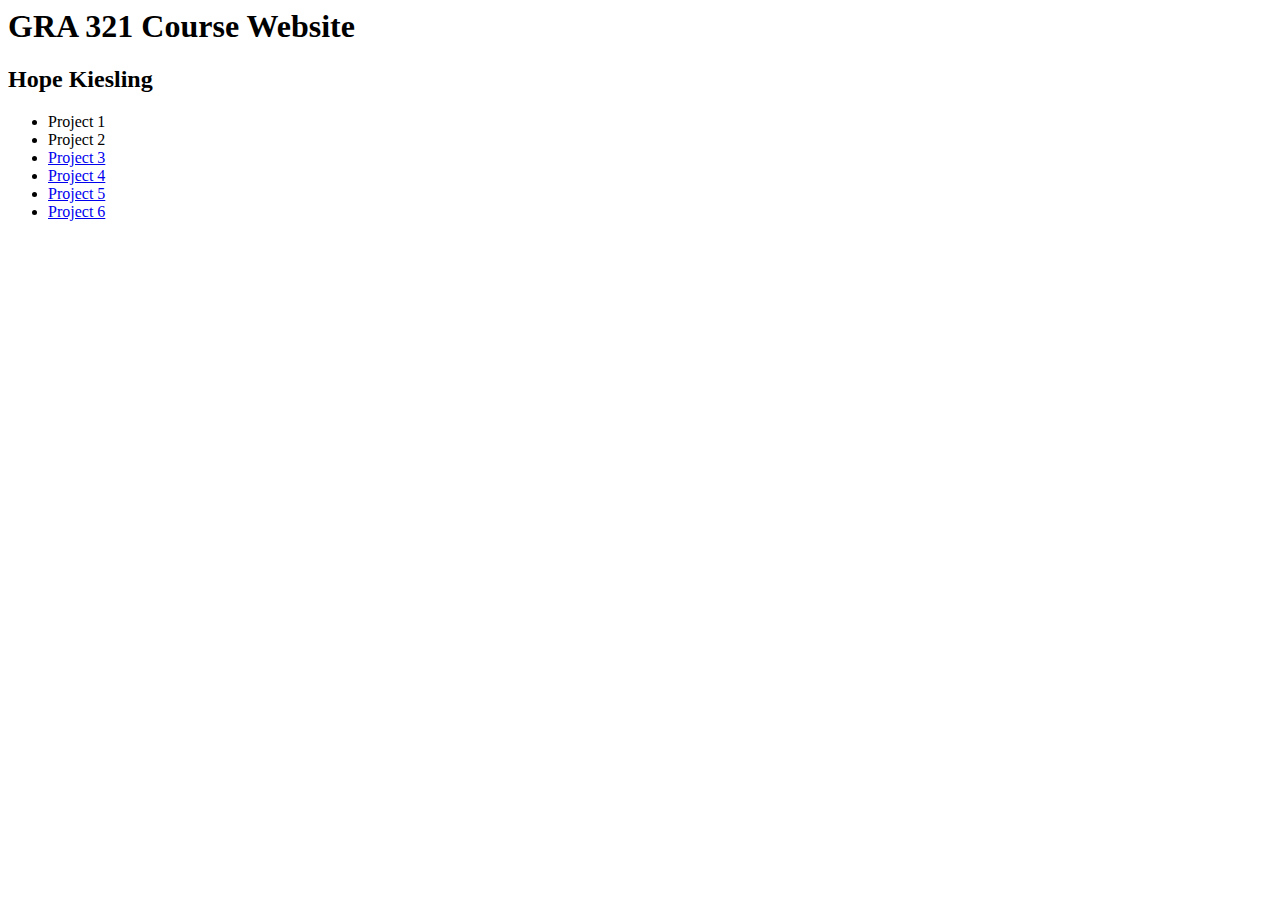
<file: index.html>
<html>
<head>
    <title>Hope Kiesling - GRA 321</title>
</head>
<body>
    <h1>GRA 321 Course Website</h1>
    <h2>Hope Kiesling</h2>
    <ul>
        <li>Project 1</li>
        <li>Project 2</li>
        <li>
            <a href="project3/index.html" title="Project 3">Project 3</a>
        </li>
        <li>
            <a href="project4/index.html" title="Project 4">Project 4</a>
        </li>
        <li>
            <a href="project5/index.html" title="Project 5">Project 5</a>
        </li>
        <li>
           <a href="project6/index.html" title="Project 6">Project 6</a> 
        </li>
    </ul>
</body>
</html>
</file>
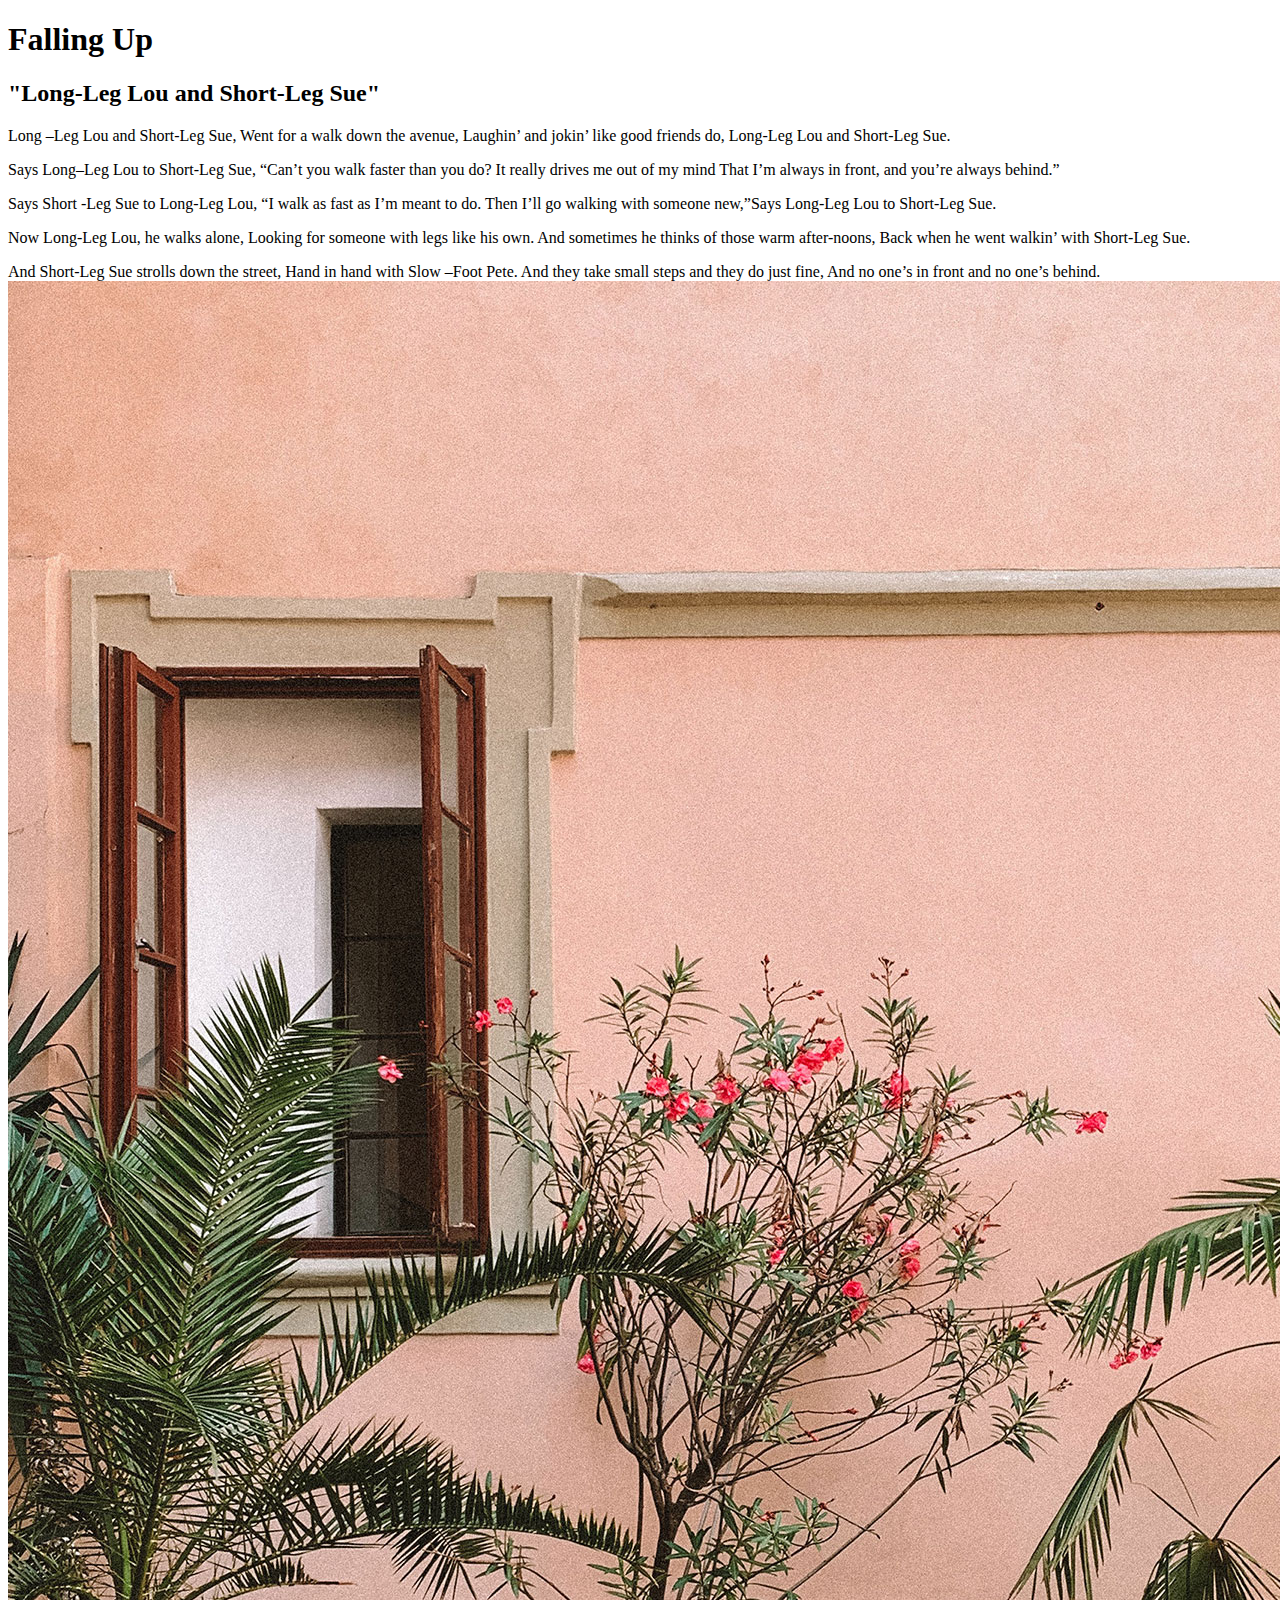
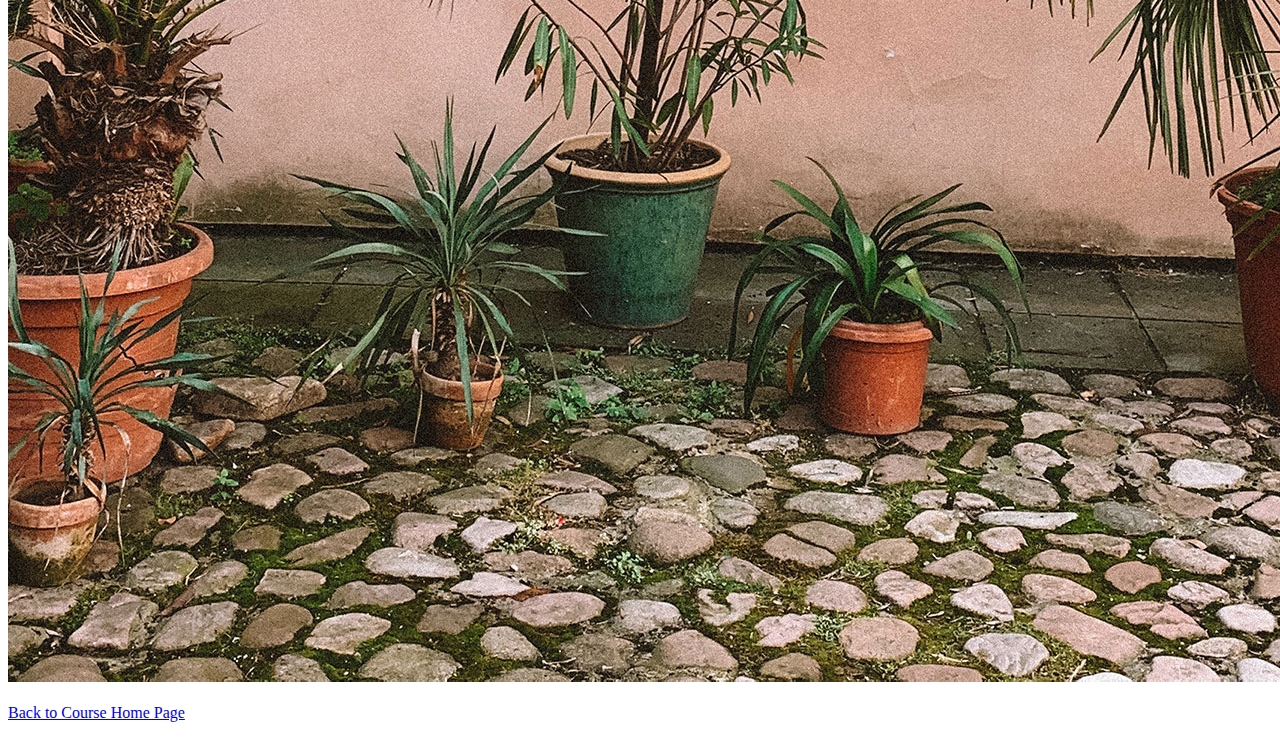
<file: project3/index.html>
<!DOCTYPE html>
<html>
<head>
    <title>Hope Kiesling - Project 3</title>
</head>
<body>
    <h1>Falling Up</h1>
    <h2>"Long-Leg Lou and Short-Leg Sue"</h2>
Long –Leg Lou and Short-Leg Sue, Went for a walk down the avenue, Laughin’ and jokin’ like good friends do, Long-Leg Lou and Short-Leg Sue.<p>Says Long–Leg Lou to Short-Leg Sue, “Can’t you walk faster than you do? It really drives me out of my mind That I’m always in front, and you’re always behind.” <p>Says Short -Leg Sue to Long-Leg Lou, “I walk as fast as I’m meant to do. Then I’ll go walking with someone new,”Says Long-Leg Lou to Short-Leg Sue. <p>Now Long-Leg Lou, he walks alone, Looking for someone with legs like his own. And sometimes he thinks of those warm after-noons, Back when he went walkin’ with Short-Leg Sue.<p>And Short-Leg Sue strolls down the street, Hand in hand with Slow –Foot Pete. And they take small steps and they do just fine, And no one’s in front and no one’s behind.
    <img src="img/pink-plants.jpg" alt="Potted Plants Outdoor" />
    <a href="../index.html" title="Course Page"><br>Back to Course Home Page</a>
</body>
</html>
</file>
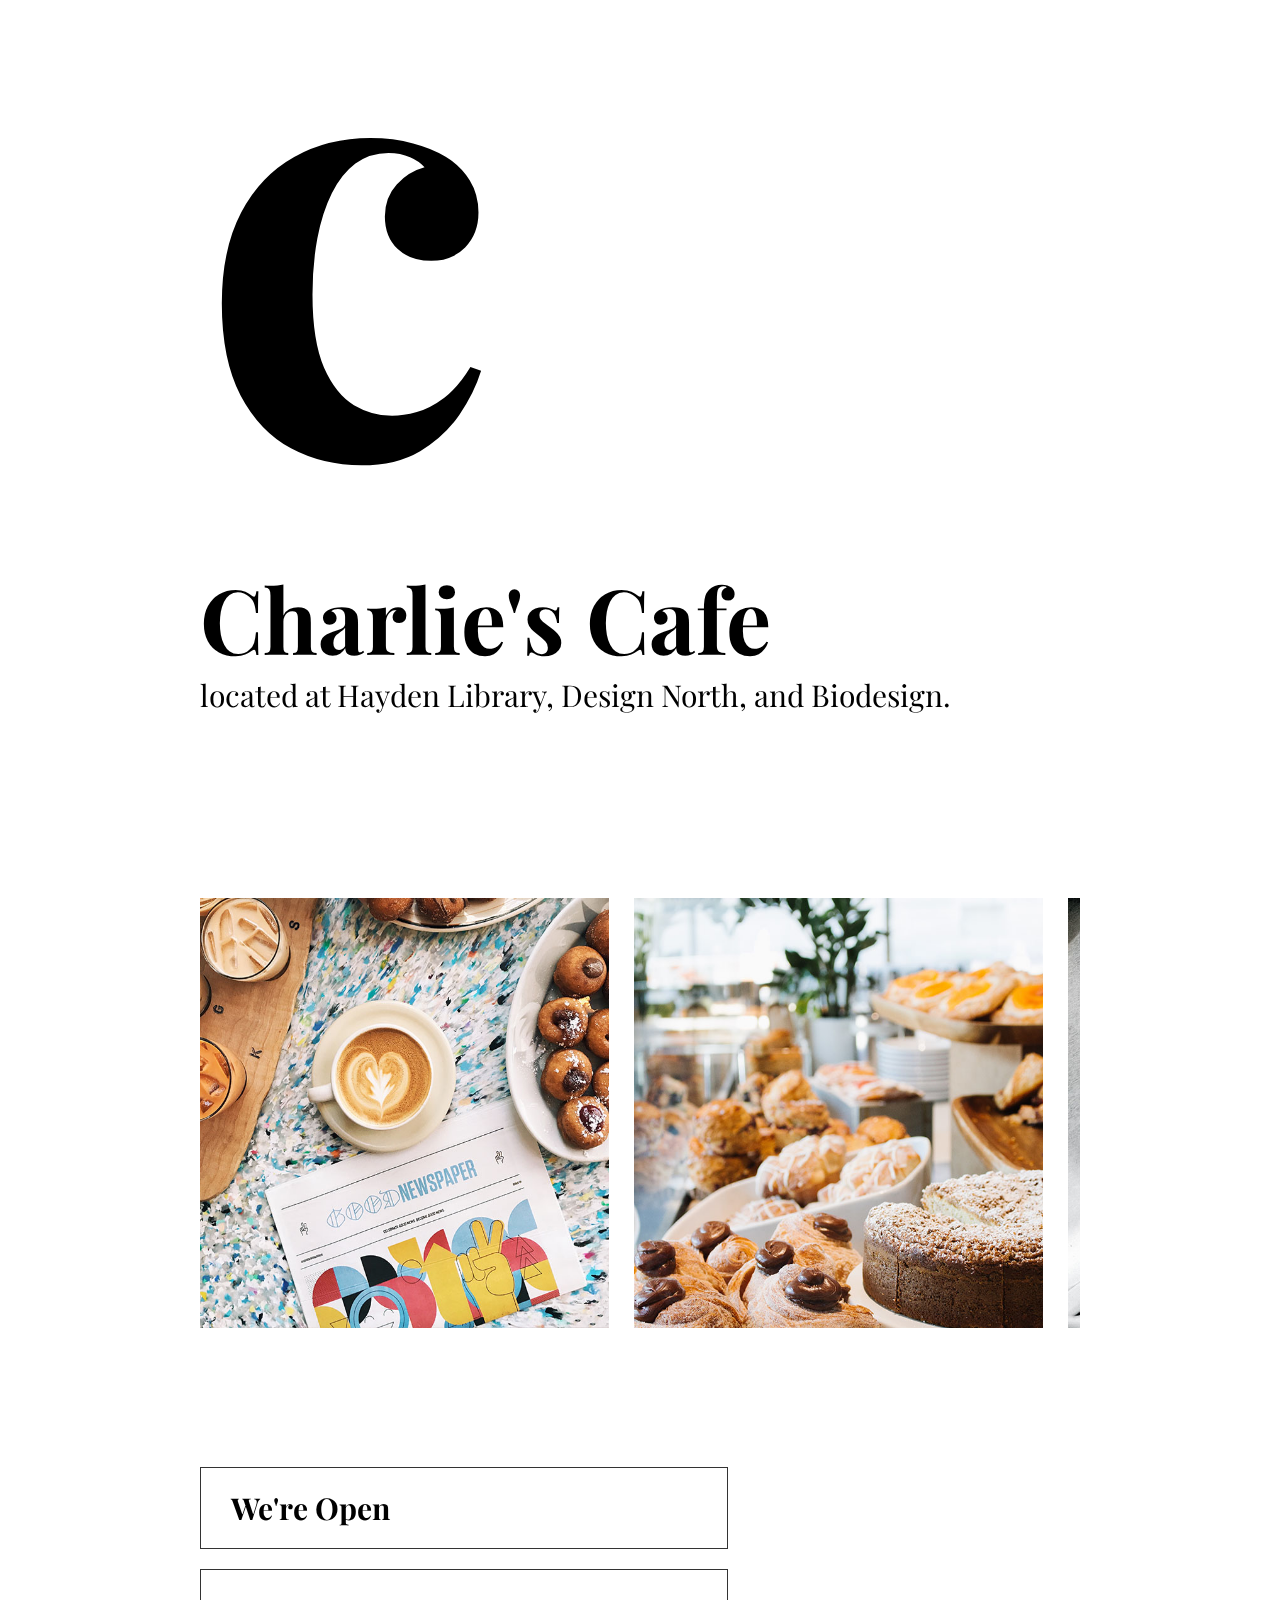
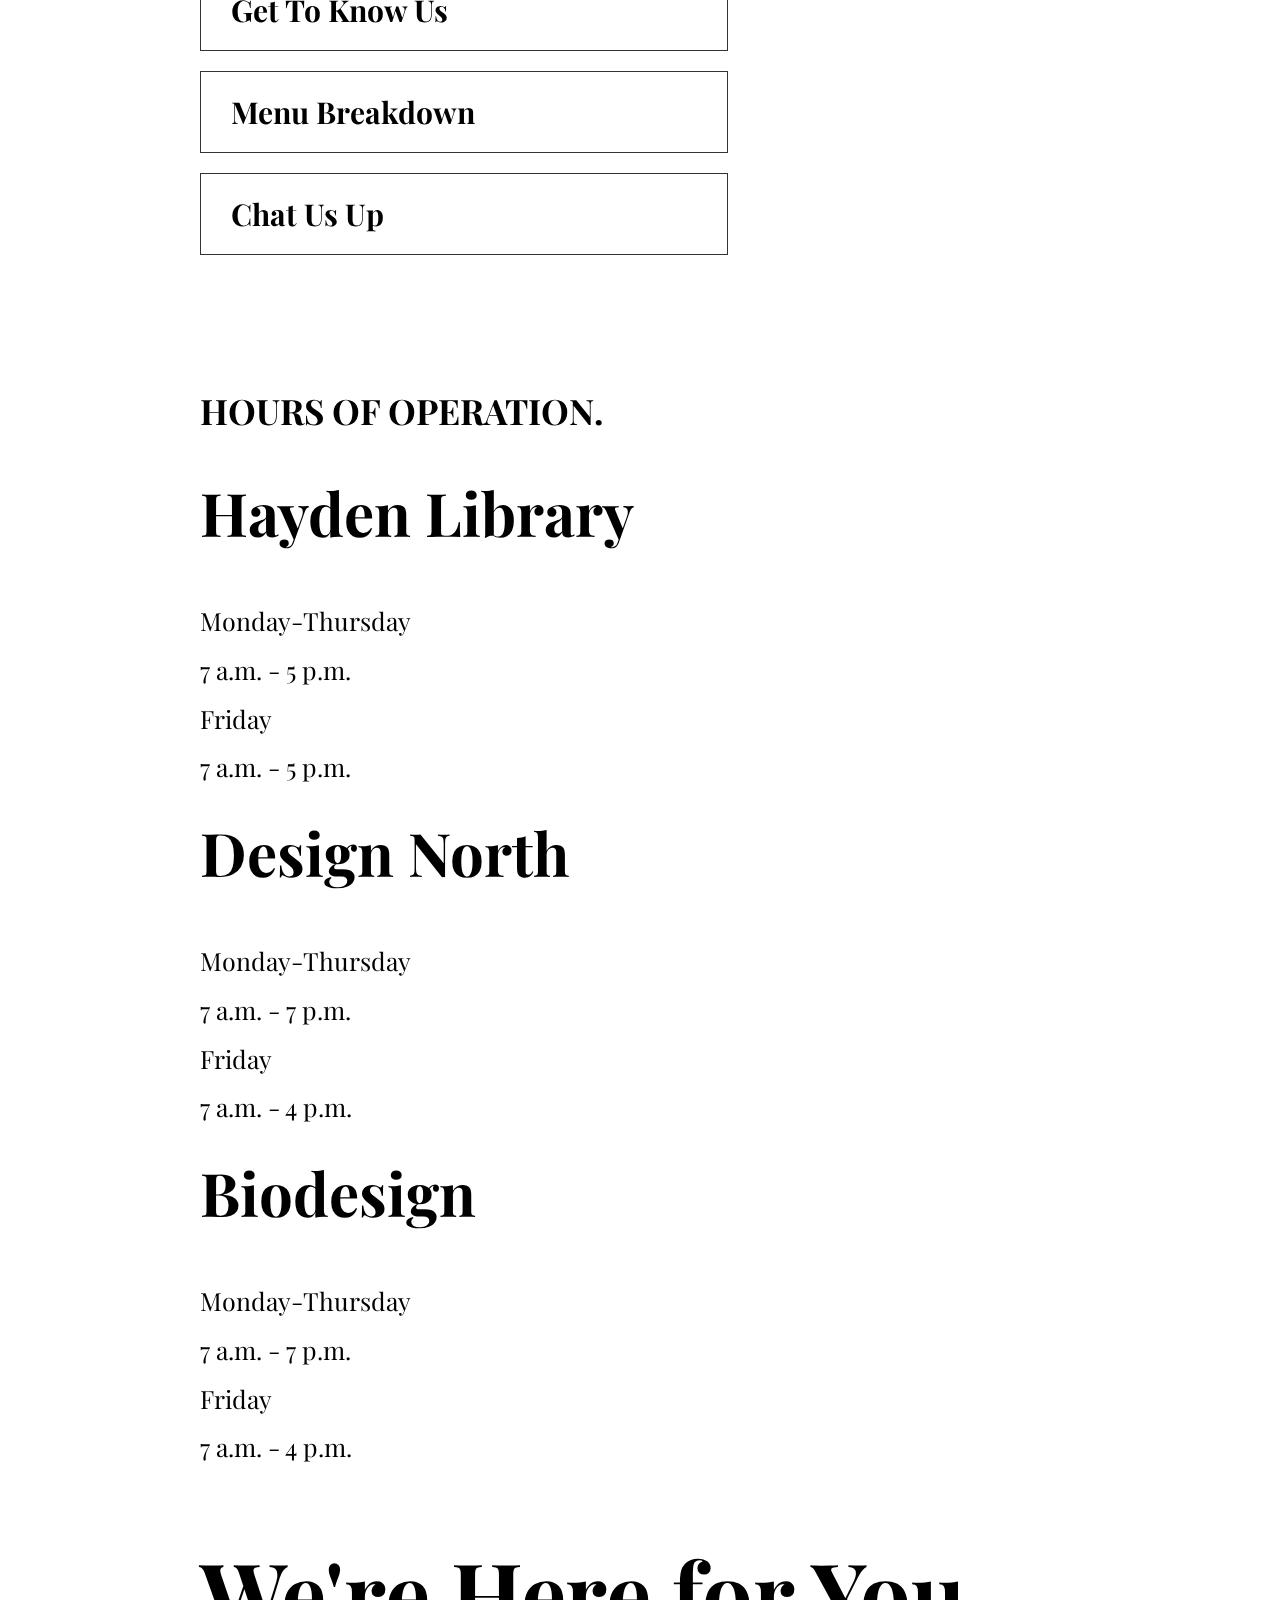
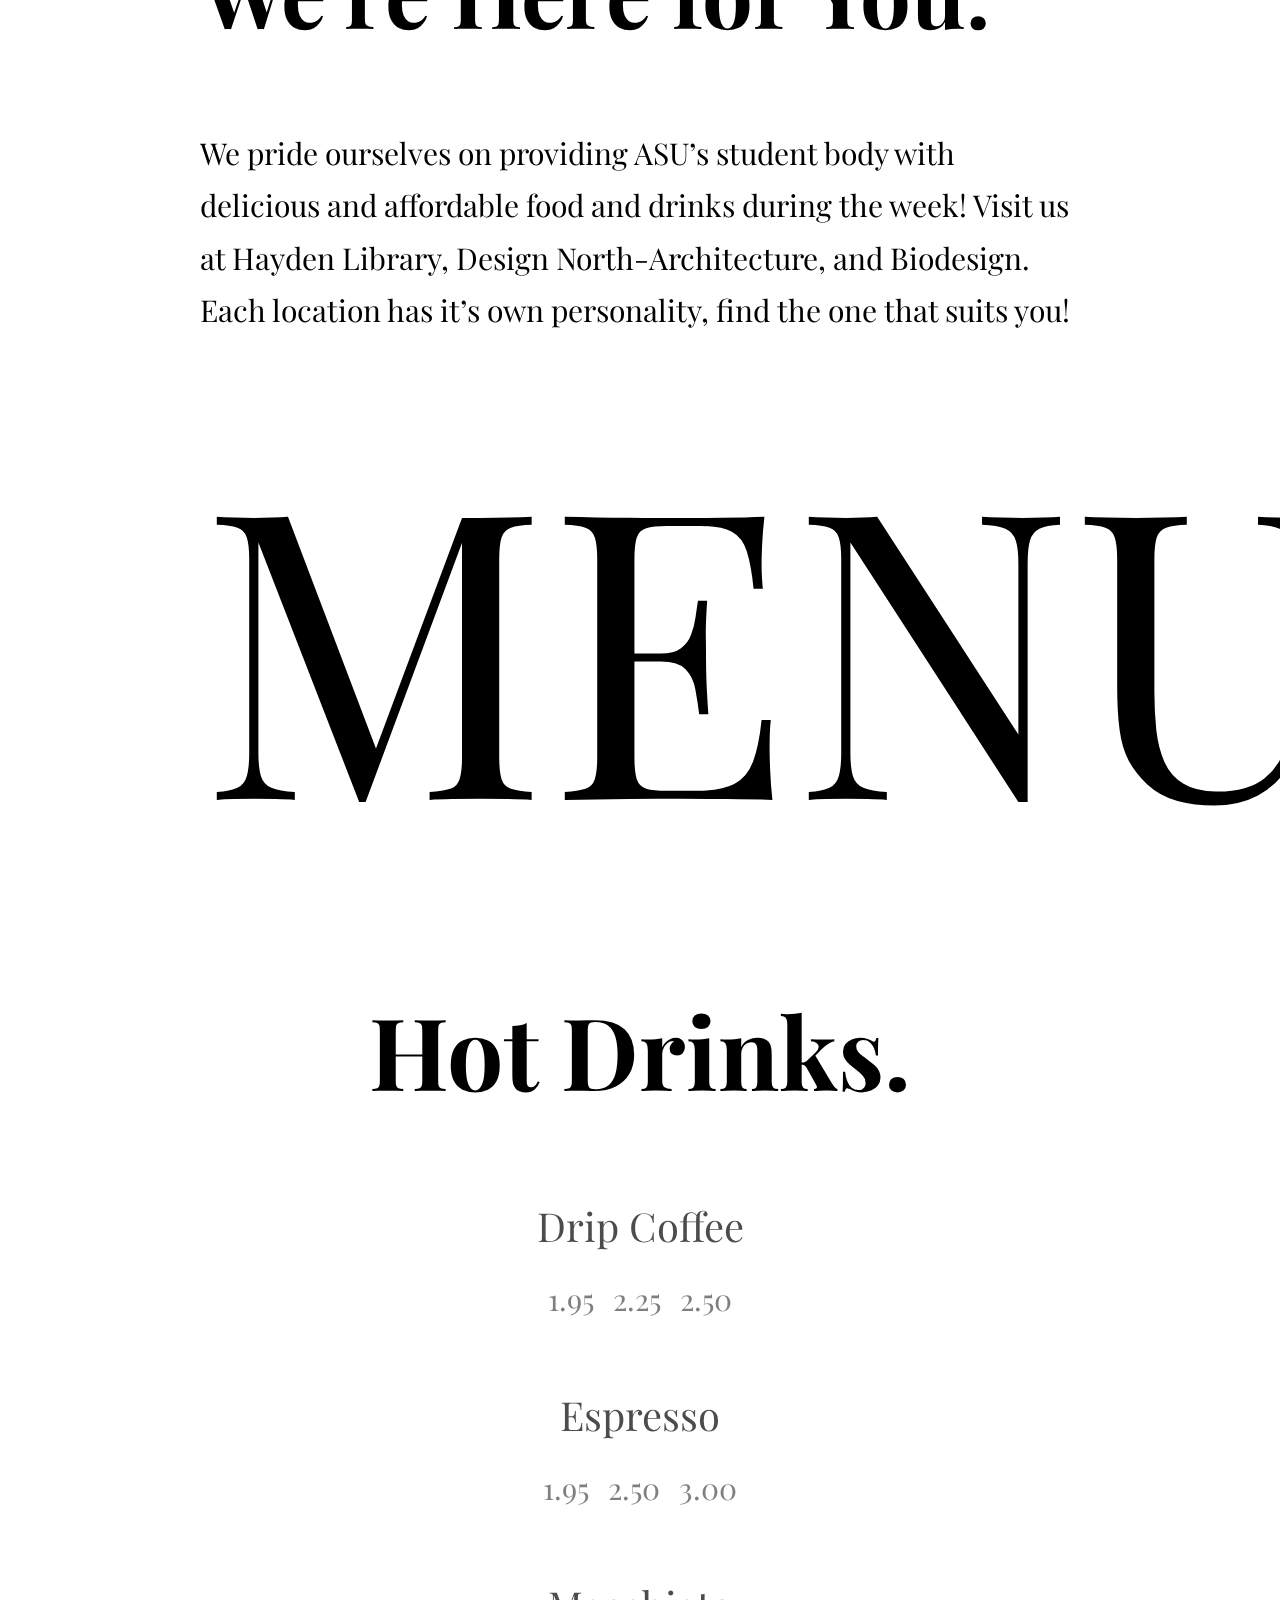
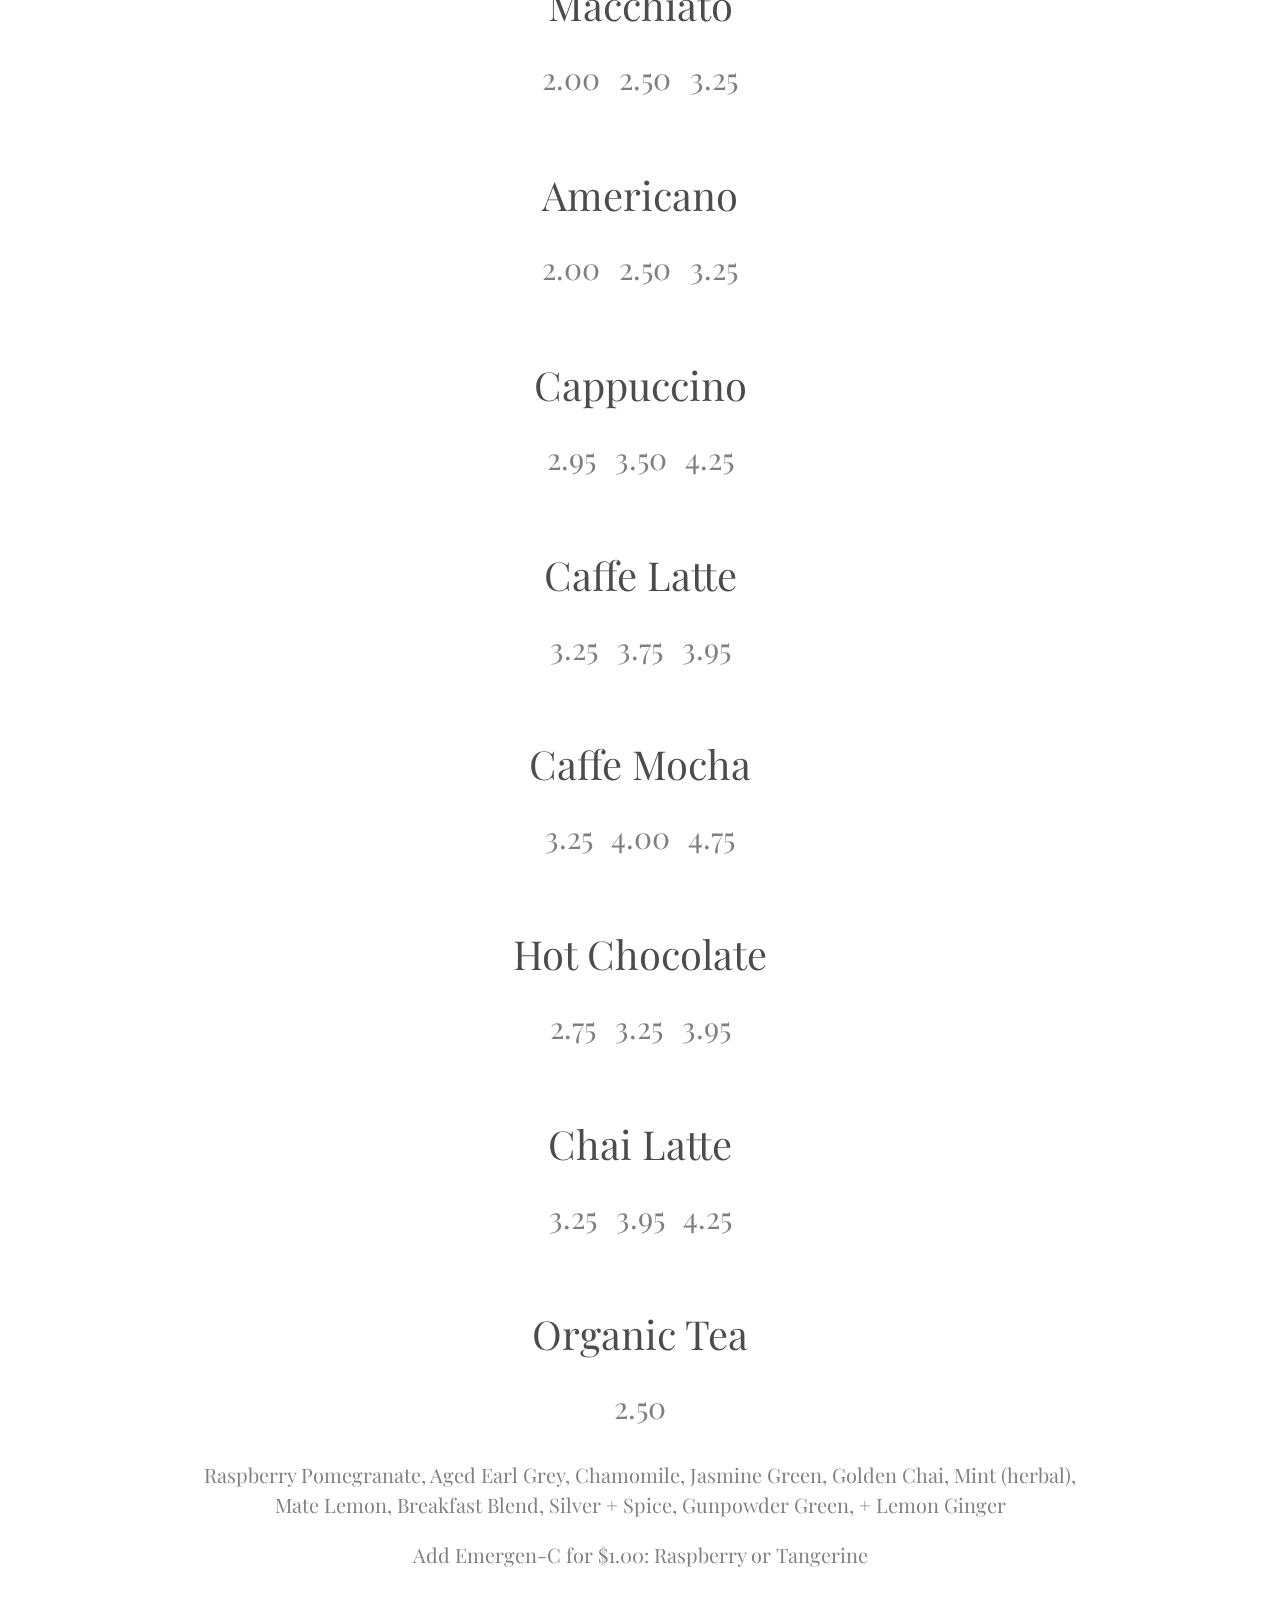
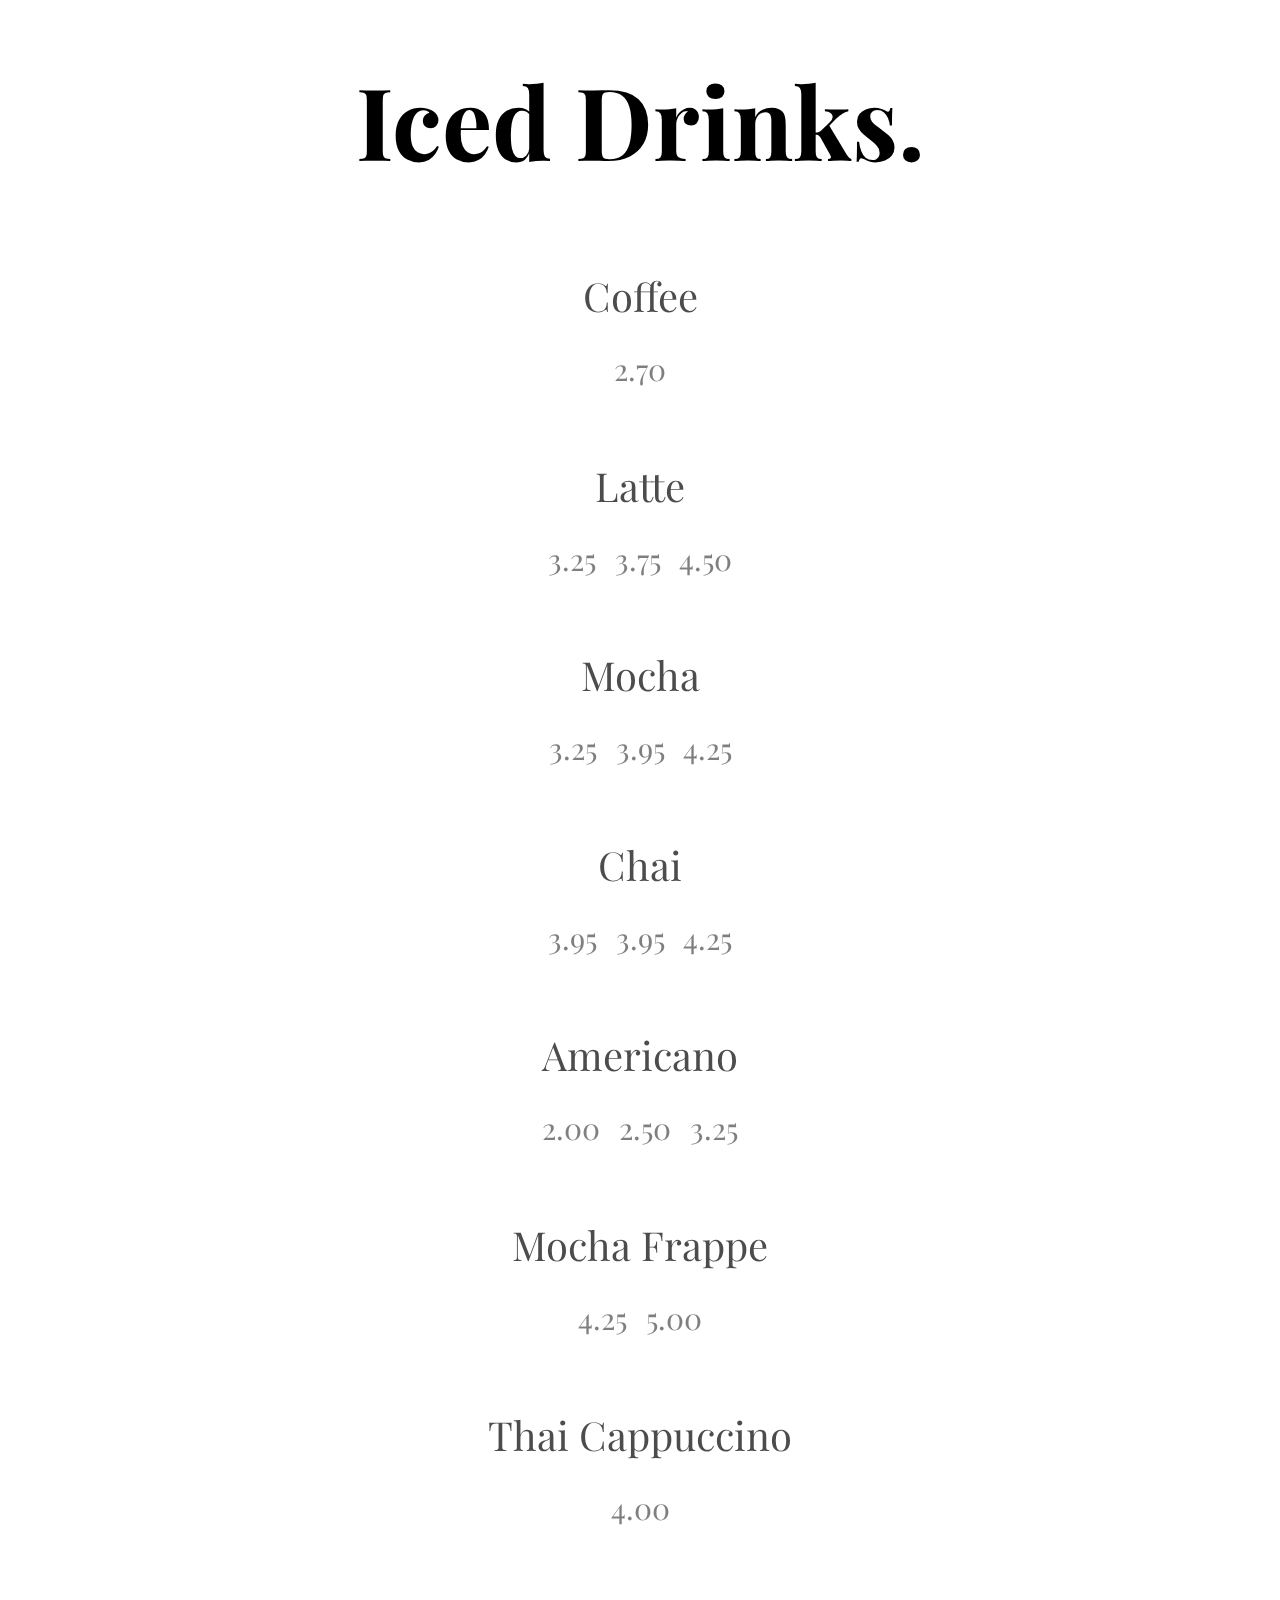
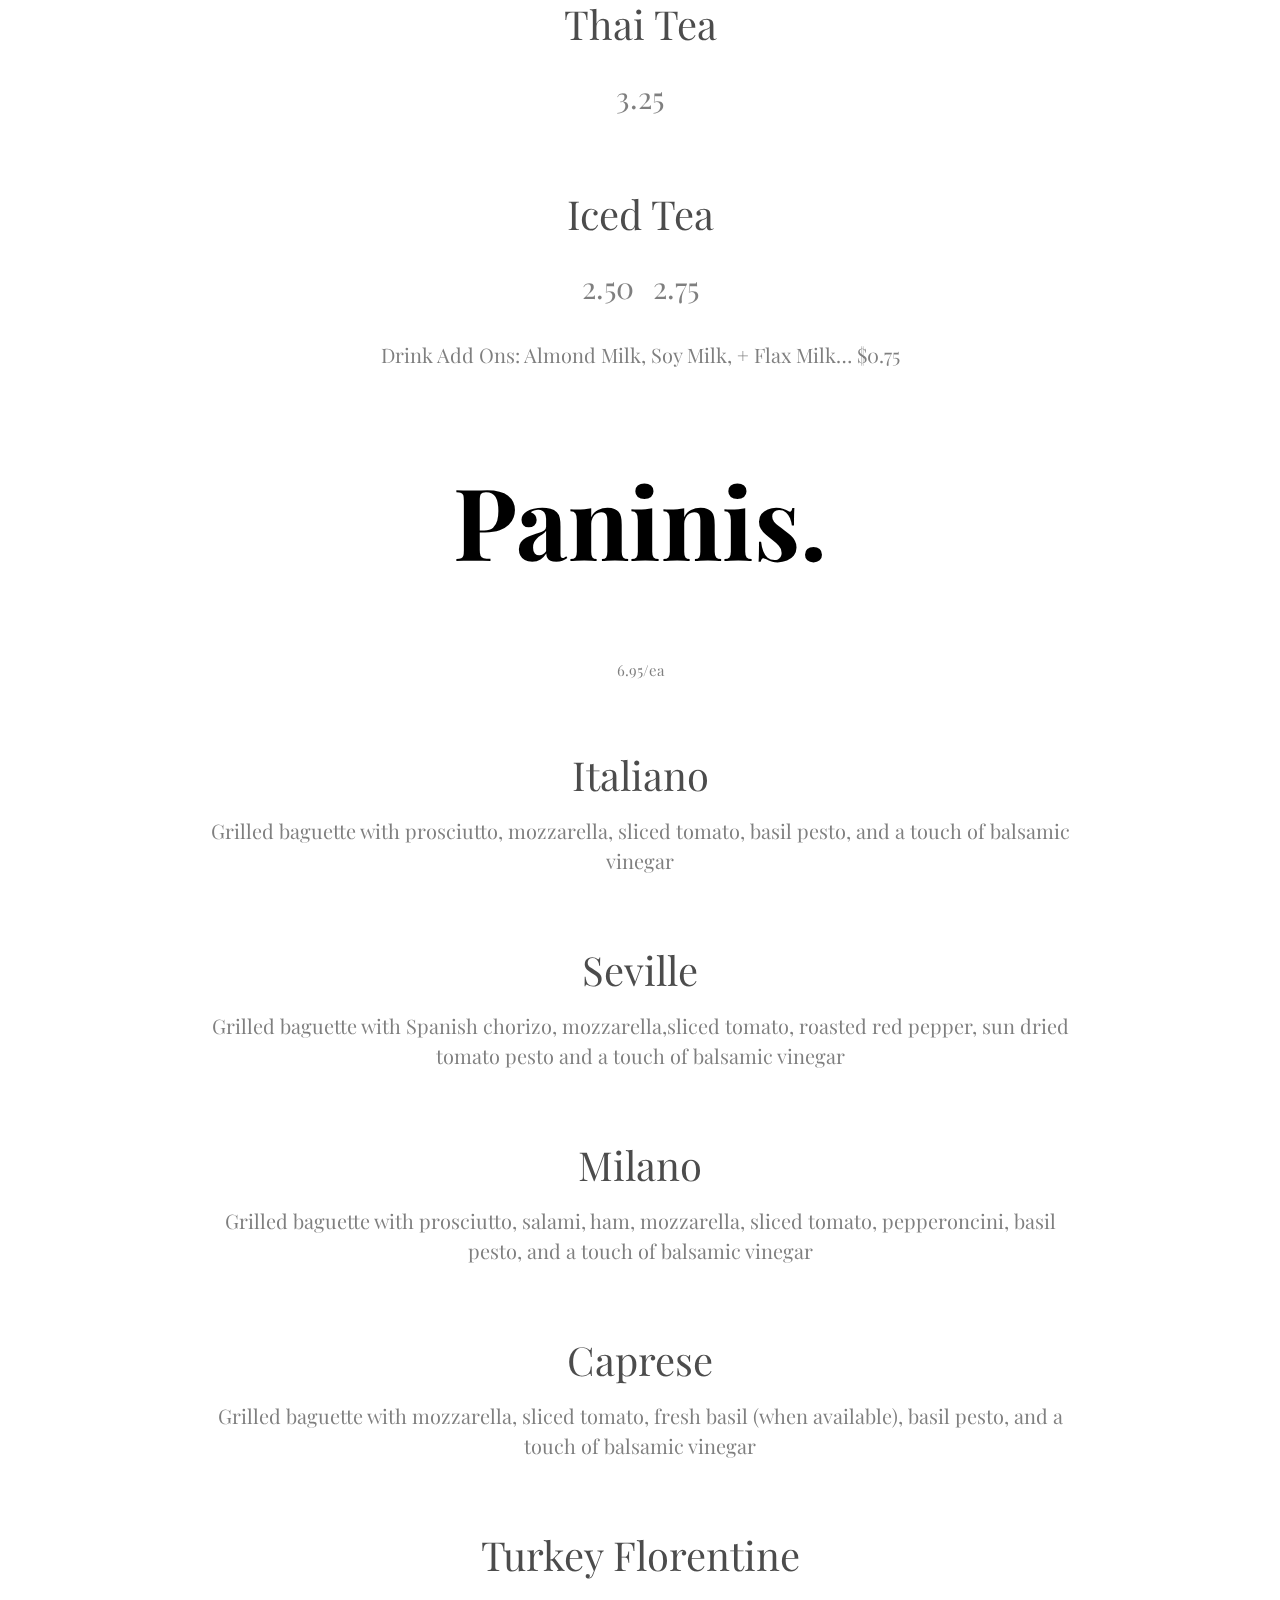
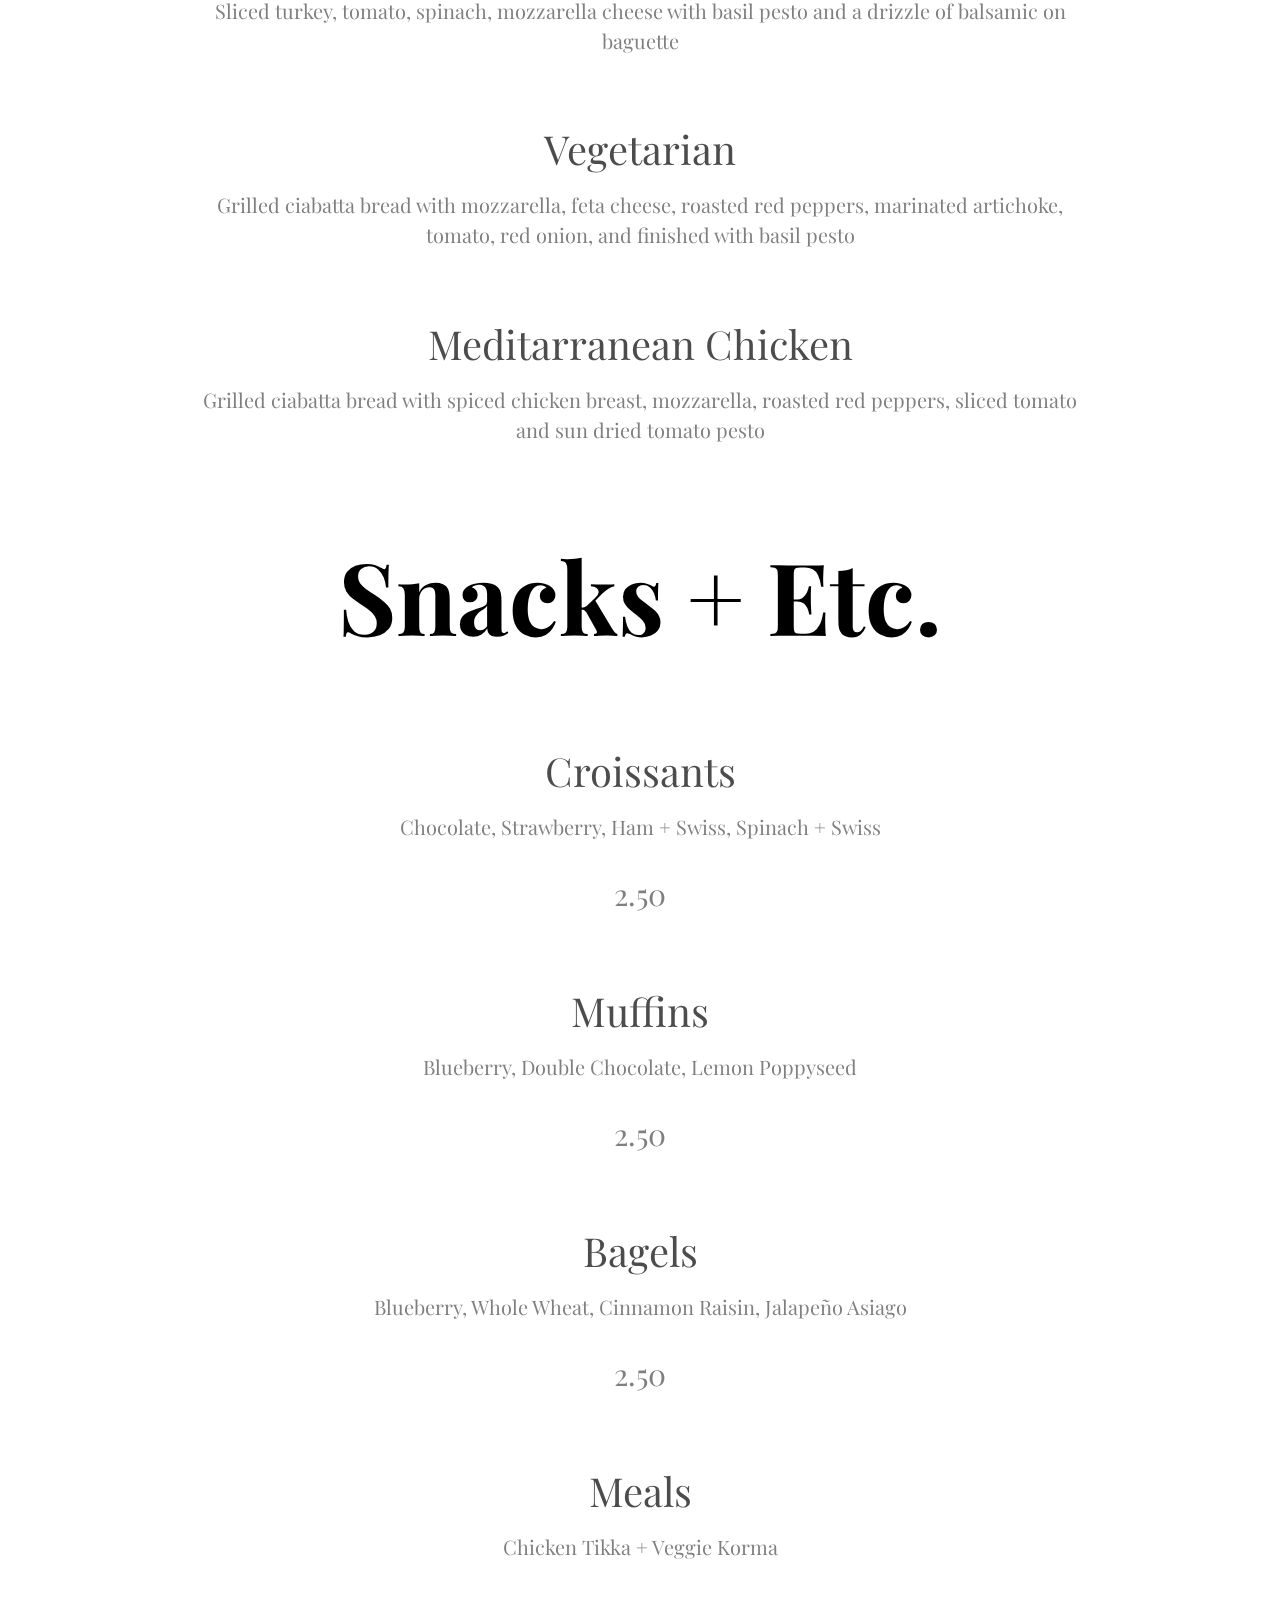
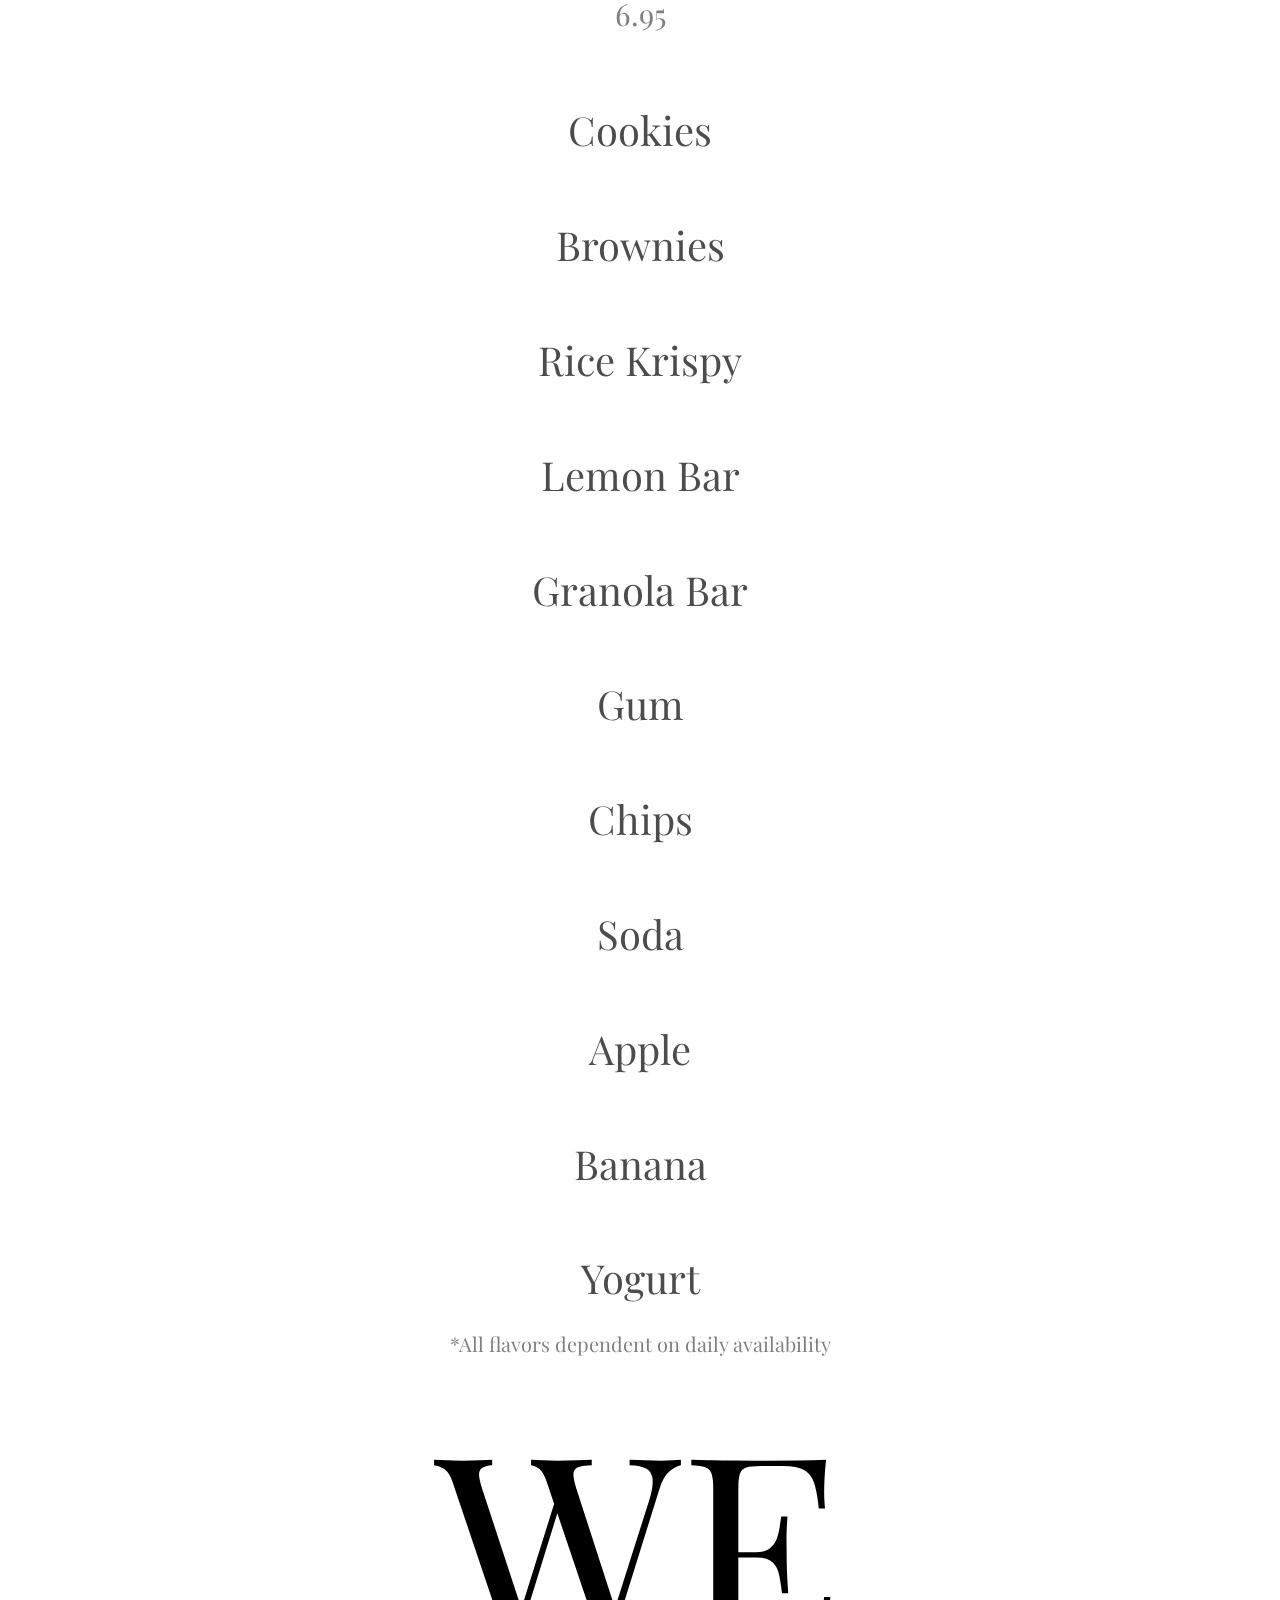
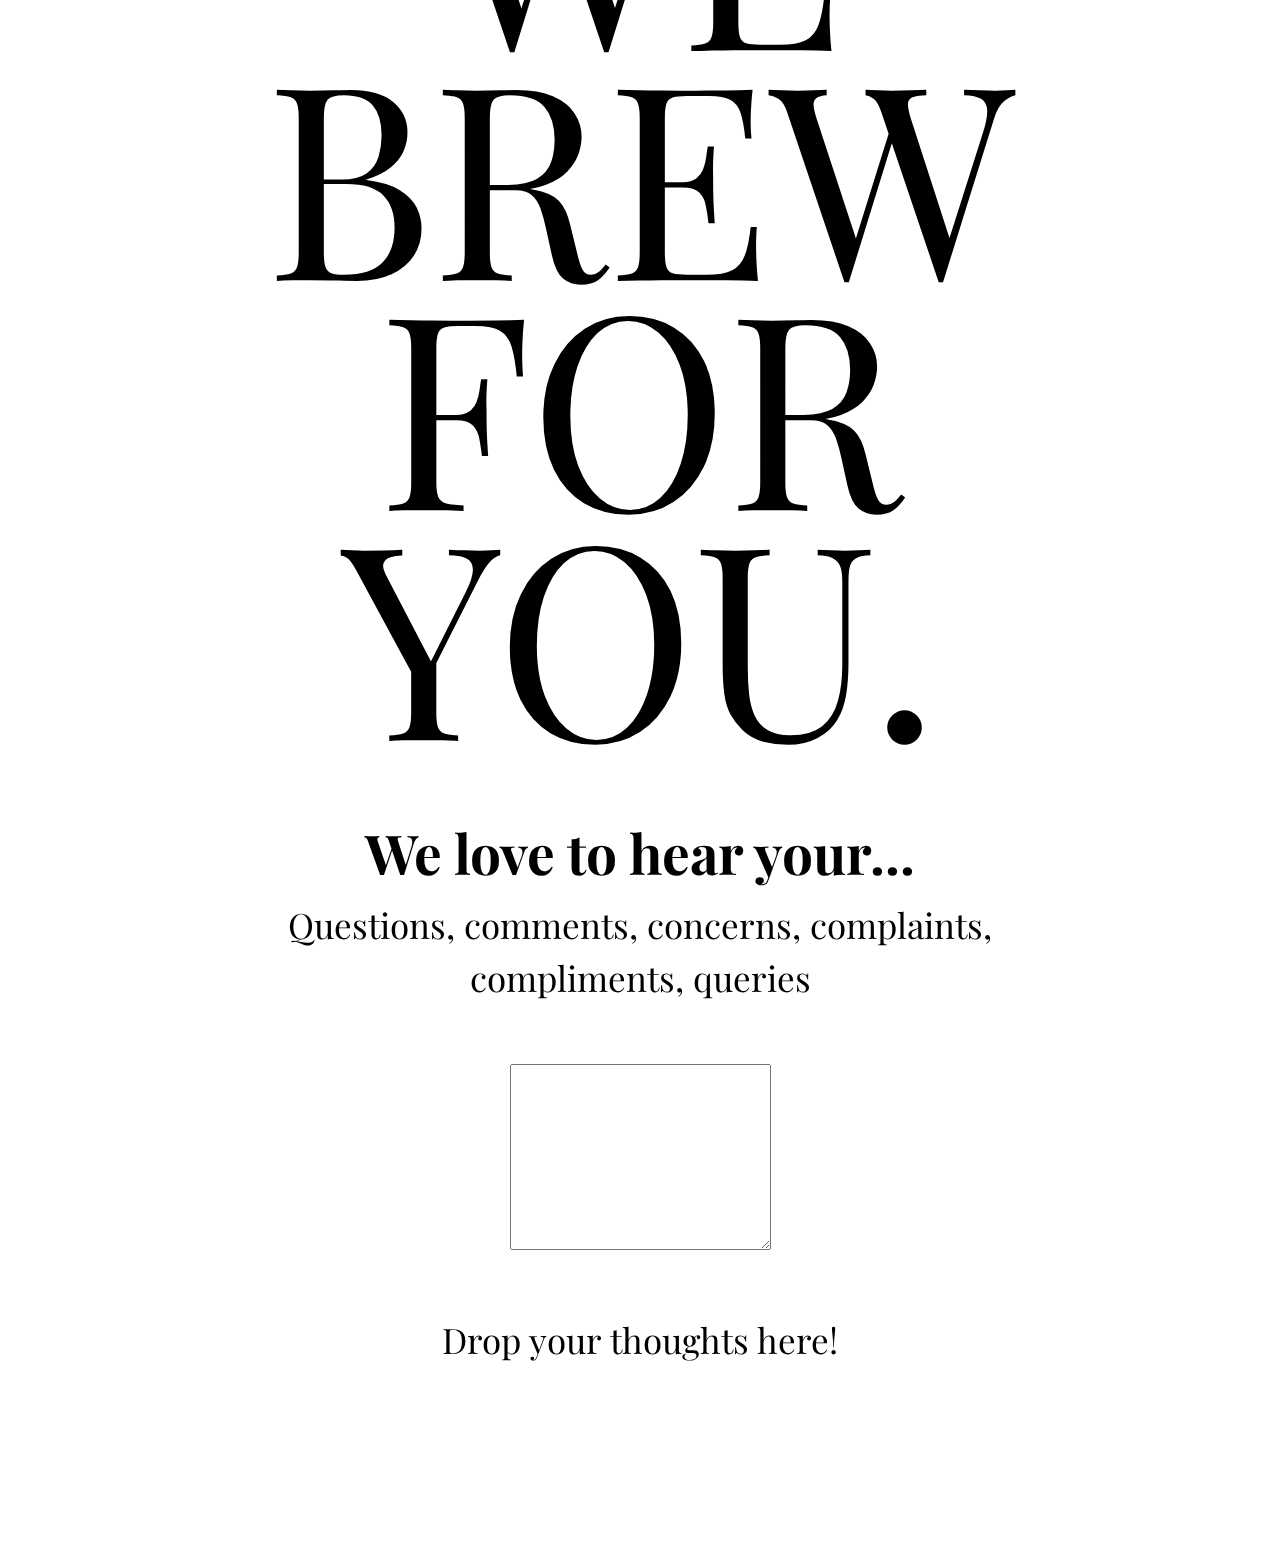
<file: project6/index.html>
<!DOCTYPE html>
<div class="container">
<html>
<head>
    <meta name="viewport" content="width=device-width">
    <title>Charlie's Cafe</title>
    <link href="https://fonts.googleapis.com/css?family=Playfair+Display:400,700,900&display=swap" rel="stylesheet">
    <link rel="stylesheet" type="text/css" href="css/styles2.css">
</head>
<body>
<div class="home">
<h1>c</h1>

<h2>Charlie's Cafe</h2>
    <p>located at Hayden Library, Design North, and Biodesign.</p>
</div>

<div id="carousel">
    <div class="slide">
        <img src="img/newcolorful.jpg"/>
    </div>
    <div class="slide">
        <img src="img/pastries.jpg"/>
    </div>
    <div class="slide">
        <img src="img/drip.jpg"/>
    </div>
    <div class="slide">
        <img src="img/retro.jpg"/>
    </div>
    <div class="slide">
        <img src="img/yellow.jpg"/>
    </div>
    <div class="slide">
        <img src="img/jars.jpg"/>
    </div>
</div>

<div class="button">
<div class="button1">
    <a href="#Hours">We're Open</a>
</div>
<div class="button2">
    <a href="#Bio">Get To Know Us</a>
</div>
<div class="button3">
    <a href="#Menu">Menu Breakdown</a>
</div>
<div class="button4">
    <a href="#Contact">Chat Us Up</a>  
</div>
    
    <div class="hours">
<p id="Hours">HOURS OF OPERATION.</p>
</div>
</div>

<h4>Hayden Library</h4>
<div class="hayden">
    <p>Monday-Thursday</p>
    <p>7 a.m. - 5 p.m.</p>
    <p>Friday</p>
    <p>7 a.m. - 5 p.m.</p>
</div>
    
<h4>Design North</h4>
<div class="designnorth">
    <p>Monday-Thursday</p> 
    <p>7 a.m. - 7 p.m.</p>
    <p>Friday</p>
    <p>7 a.m. - 4 p.m.</p>
</div>
    
<h4>Biodesign</h4>
<div class="biodesign">
    <p>Monday-Thursday</p> 
    <p>7 a.m. - 7 p.m.</p>
    <p>Friday</p>
    <p>7 a.m. - 4 p.m.</p>
</div>

<div class="seperator">
    
<div class="aboutus">
<h2 id="Bio">We're Here for You.</h2>
    <p>We pride ourselves on providing ASU’s student body with delicious and affordable food and drinks during the week! Visit us at Hayden Library, Design North-Architecture, and Biodesign. Each location has it’s own personality, find the one that suits you!</p>
</div>
        
<h6 id="Menu">MENU</h6>
<h2>Hot Drinks.</h2> 
<ul>
    <li>
        <h5>Drip Coffee</h5>
        <p class="price">1.95 2.25 2.50</p>
    </li>
    <li>
        <h5>Espresso</h5>
        <p class="price">1.95 2.50 3.00</p>
    </li>
    <li>
        <h5>Macchiato</h5>
        <p class="price">2.00 2.50 3.25</p>
    </li>
    <li>
        <h5>Americano</h5>
        <p class="price">2.00 2.50 3.25</p>
    </li>
    <li>
        <h5>Cappuccino</h5>
        <p class="price">2.95 3.50 4.25</p>
    </li>
    <li>
        <h5>Caffe Latte</h5>
        <p class="price">3.25 3.75 3.95</p>
    </li>
    <li>
        <h5>Caffe Mocha</h5>
        <p class="price">3.25 4.00 4.75</p>
    </li>
    <li>
        <h5>Hot Chocolate</h5>
        <p class="price">2.75 3.25 3.95</p>
    </li>
    <li>
        <h5>Chai Latte</h5>
        <p class="price">3.25 3.95 4.25</p>
    </li>
    <li>
        <h5>Organic Tea</h5>
        <p class="price">2.50</p>
    </li>
</ul>
    
    <p>Raspberry Pomegranate, Aged Earl Grey, Chamomile, Jasmine Green, Golden Chai, Mint (herbal), Mate Lemon, Breakfast Blend, Silver + Spice, Gunpowder Green, + Lemon Ginger</p>
    
<div class="space">
        <p>Add Emergen-C for $1.00: Raspberry or Tangerine</p>
</div>
    
<h2>Iced Drinks.</h2>
<ul>
    <li>
        <h5>Coffee</h5>
        <p class="price">2.70</p>
    </li>
    <li>
        <h5>Latte</h5>
        <p class="price">3.25 3.75 4.50</p>
    </li>
    <li>
        <h5>Mocha</h5>
        <p class="price">3.25 3.95 4.25</p>
    </li>
    <li>
        <h5>Chai</h5>
        <p class="price">3.95 3.95 4.25</p>
    </li>
    <li>
        <h5>Americano</h5>
        <p class="price">2.00 2.50 3.25</p>
    </li>
    <li>
        <h5>Mocha Frappe</h5>
        <p class="price">    4.25 5.00</p>
    </li>
    <li>
        <h5>Thai Cappuccino</h5>
        <p class="price">4.00</p>
    </li>
    <li>
        <h5>Thai Tea</h5>
        <p class="price">3.25</p>
    </li>
    <li>
        <h5>Iced Tea</h5>
        <p class="price">2.50 2.75</p>
    </li>
</ul>
<div class="addon">
    <p>Drink Add Ons: Almond Milk, Soy Milk, + Flax Milk… $0.75</p>
</div>
        
<h2>Paninis.</h2>
<div class="paninis">
    <p>6.95/ea</p>
</div>
    <h5>Italiano</h5>
        <p>Grilled baguette with prosciutto, mozzarella, sliced tomato, basil pesto, and a touch of balsamic vinegar</p>
    <h5>Seville</h5>
        <p>Grilled baguette with Spanish chorizo, mozzarella,sliced tomato, roasted red pepper, sun dried tomato pesto and a touch of balsamic vinegar</p>
    <h5>Milano</h5>
        <p>Grilled baguette with prosciutto, salami, ham, mozzarella, sliced tomato, pepperoncini, basil pesto, and a touch of balsamic vinegar</p>
    <h5>Caprese</h5>
        <p>Grilled baguette with mozzarella, sliced tomato, fresh basil (when available), basil pesto, and a touch of balsamic vinegar</p>
    <h5>Turkey Florentine</h5>
        <p>Sliced turkey, tomato, spinach, mozzarella cheese with basil pesto and a drizzle of balsamic on baguette</p>
    <h5>Vegetarian</h5>
        <p>Grilled ciabatta bread with mozzarella, feta cheese, roasted red peppers, marinated artichoke, tomato, red onion, and finished with basil pesto</p>
    <h5>Meditarranean Chicken</h5>
        <p>Grilled ciabatta bread with spiced chicken breast, mozzarella, roasted red peppers, sliced tomato and sun dried tomato pesto</p>
    
<h2>Snacks + Etc.</h2>
<ul>
    <li>
        <h5>Croissants</h5>
        <p>Chocolate, Strawberry, Ham + Swiss, Spinach + Swiss</p>
        <p class="price">2.50</p>
    </li>
    <li>
        <h5>Muffins</h5>
        <p>Blueberry, Double Chocolate, Lemon Poppyseed</p>
        <p class="price">2.50</p>
    </li>
    <li>
        <h5>Bagels</h5>
        <p>Blueberry, Whole Wheat, Cinnamon Raisin, Jalapeño Asiago</p>
        <p class="price">2.50</p>
    </li>
    <li>
        <h5>Meals</h5>
        <p>Chicken Tikka + Veggie Korma</p>
        <p class="price">6.95</p>
    </li>
<div class="extras">
    <h5>Cookies</h5>
    <h5>Brownies</h5>
    <h5>Rice Krispy</h5>
    <h5>Lemon Bar</h5>
    <h5>Granola Bar</h5>
    <h5>Gum</h5>
    <h5>Chips</h5>
    <h5>Soda</h5>
    <h5>Apple</h5>
    <h5>Banana</h5>
    <h5>Yogurt</h5>
</div>   
<div class="flavor">
    <p>*All flavors dependent on daily availability</p>
</div>
</ul>
    
<div class="contactus">
    <h1 id="Contact">WE BREW <br> FOR YOU.</h1>
    <h2>We love to hear your...</h2>
    <p>Questions, comments, concerns, complaints, compliments, queries</p>

<textarea rows="12" cols="30">
</textarea>
    <p>Drop your thoughts here!</p>
</div>
    
</body>
</html>
</div>
</file>
<file: project6/css/styles2.css>
/* Starter Project Styles */

*, *:before, *:after {
    box-sizing: border-box;
}
  
ul {
    list-style: none;
    padding-left: 0;
}

.home h1 {
    font-family: 'Playfair Display', serif;
    font-weight: 700;
    font-size: 400px;
    text-align: left;
    margin-top: -60px;
    margin-bottom: 0px;
}

.home h2 {
    font-family: 'Playfair Display', serif;
    font-weight: 700;
    font-size: 40px;
    text-align: left;
    margin-top: -30px;
    color: black;
}

.home p {
    font-family: 'Playfair Display', serif;
    font-weight: 400;
    font-size: 15px;
    text-align: left;
    margin-top: -30px;
    margin-bottom: 100px;
    opacity: 100%;
    color: black;
}

#carousel {
    width: 100%;
    height: 100%;
    background-color: white;
    margin-bottom: 85px;
    overflow: auto;
    white-space:nowrap;
}

#carousel .slide {
    display: inline-block;
}

.seperator {
    margin-top: 20px;
    margin-bottom: 70px;
}

body {
    margin-left: 0px;
    margin-right: 0px;
}

.background {
    background-image: image("coffelighter.jpg");
}

.c {
    font-family: 'Playfair Display', serif;
    font-weight: 900;
    font-size: 250px;
    line-height: 0px;
    margin-bottom: 0px;
    margin-top: -60px;
}

p {
    font-family: 'Playfair Display', serif;
    font-weight: 400;
    font-size: 14px;
    line-height: 1.5em;
    text-align: center;
    opacity: 50%;
}

a:link {
    text-decoration: none;
    font-weight: 700;
    color: black;
}

a:visited {
    color:black;
    text-decoration: none;
    font-weight: 700;
}

a:hover {
    color: gainsboro;
    text-decoration: none;
    font-weight: 700; 
}

.button1 {
    font-family: 'Playfair Display', serif;
    font-weight: 700;
    font-size: 20px;
    border: .5px solid #333;
    padding: 1rem;
    margin-bottom: 20px;
    width: 80%;
    background-color: inherit;
    padding: 14px 28px;
}

.button2 {
    font-family: 'Playfair Display', serif;
    font-weight: 700;
    font-size: 20px;
    border: .5px solid #333;
    padding: 1rem;
    margin-bottom: 20px;
    width: 80%;
    background-color: inherit;
    padding: 14px 28px;
}

.button3 {
    font-family: 'Playfair Display', serif;
    font-weight: 700;
    font-size: 20px;
    border: .5px solid #333;
    padding: 1rem;
    margin-bottom: 20px;
    width: 80%;
    background-color: inherit;
    padding: 14px 28px;
}

.button4 {
    font-family: 'Playfair Display', serif;
    font-weight: 700;
    font-size: 20px;
    border: .5px solid #333;
    padding: 1rem;
    width: 80%;
    background-color: inherit;
    padding: 14px 28px;
}

.hours p {
    font-family: 'Playfair Display', serif;
    font-weight: 700;
    font-size: 30px;
    margin-top: 80px;
    margin-bottom: -10px;
    text-align: left;
    opacity: 100%;
}

h4 {
    font-family: 'Playfair Display', serif;
    font-weight: 700;
    font-size: 40px;
    margin-bottom: 7px;
    margin-top: 35px;
}

.hayden p {
    font-family: 'Playfair Display', serif;
    font-weight: 400;
    font-size: 22px;
    line-height: .5em;
    margin-top: 30px;
    text-align: left;
    opacity: 100%;
}

.designnorth p {
    font-family: 'Playfair Display', serif;
    font-weight: 400;
    font-size: 22px;
    line-height: .5em;
    margin-top: 30px;
    text-align: left;
    opacity: 100%;
}

.biodesign p {
    font-family: 'Playfair Display', serif;
    font-weight: 400;
    font-size: 22px;
    line-height: .5em;
    margin-top: 30px;
    text-align: left;
    opacity: 100%;
}

h2 {
    font-family: 'Playfair Display', serif;
    font-weight: 700;
    font-size: 45px;
    text-align: center;
}

.aboutus p {
    font-family: 'Playfair Display', serif;
    font-weight: 400;
    font-size: 20px;
    line-height: 1.75em;
    text-align: left;
    opacity: 100%;
    margin-bottom: 50px;
}

.aboutus h2 {
    text-align: left;
}

h6 {
    font-family: 'Playfair Display', serif;
    font-weight: 400;
    font-size: 100px;
    margin-top: -20px;
    margin-bottom: -0px;
    text-align: center;
}

h5 {
    font-family: 'Playfair Display', serif;
    font-weight: 400;
    font-size: 28px;
    text-align: center;
    margin-bottom: -5px;
    opacity: 70%;
}

.price {
    opacity: 50%;
    word-spacing: 10px;
    font-size: 20px;
}

.space {
    margin-bottom: 40px;
}

.addon p {
    margin-top: 30px;
    margin-bottom: 40px;
}

.paninis p {
    font-size: 22px;
    margin-top: -25px;
}

.flavor p {
    margin-top: 30px;
    margin-bottom: -25px;
}

img {
    max-width: 95%;
}

.contactus h1 {
    font-family: 'Playfair Display', serif;
    font-weight: 400;
    font-size: 63px;
    text-align: center;
    line-height: 60px;
    margin-top: 90px;
}

.contactus h2 {
    font-family: 'Playfair Display', serif;
    font-weight: 700;
    font-size:28px;
    text-align: center;
    margin-bottom: -50px;
}

.contactus p {
    font-family: 'Playfair Display', serif;
    font-weight: 400;
    font-size: 16px;
    text-align: center;
    margin-bottom: 60px;
    margin-top: 60px;
    opacity: 100%;
}

.contactus {
    text-align: center;
}

@media only screen and (min-width:800px){
  .container{
  flex-wrap: wrap 500px;
  display: grid;
  grid-template-columns: repeat(2,1fr);
  grid-template-rows: repeat (8,1fr);
  grid-gap: 5px;
  font-size: 24pt;
    font-weight: 300;
    line-height: 2pt;
}
    
ul {
    list-style: none;
    padding-left: 0;
}


.home h1 {
    font-family: 'Playfair Display', serif;
    font-weight: 700;
    font-size: 600px;
    text-align: left;
    margin-top: -200px;
    margin-bottom: -50px;
}

.home h2 {
    font-family: 'Playfair Display', serif;
    font-weight: 700;
    font-size: 90px;
    text-align: left;
    margin-top: 0px;
    color: black;
}

.home p {
    font-family: 'Playfair Display', serif;
    font-weight: 400;
    font-size: 30px;
    text-align: left;
    margin-top: -80px;
    margin-bottom: 180px;
    opacity: 100%;
    color: black;
}

.image hr {
    margin-top: -105px;
    position: absolute; 
    top: 420px; 
    left: 0px; 
    width: 80%;
}

.seperator {
    margin-top: 70px;
    margin-bottom: 70px;
}

body {
    margin-left: 200px;
    margin-right: 200px;
}

.c {
    font-family: 'Playfair Display', serif;
    font-weight: 900;
    font-size: 200px;
    line-height: 0px;
    margin-bottom: 0px;
    margin-top: -60px;
}

p {
    font-family: 'Playfair Display', serif;
    font-weight: 400;
    font-size: 20px;
    line-height: 1.5em;
    text-align: center;
    opacity: 50%;
}

img {
    height: 430px;
    width: 430px;
    margin-bottom: 50px;
}

#carousel {
    width: 100%;
    height: 100%;
    background-color: white;
    margin-bottom: 85px;
    overflow: auto;
    white-space:nowrap;
}

#carousel .slide {
    display: inline-block;
}

.button1 {
    font-family: 'Playfair Display', serif;
    font-weight: 700;
    font-size: 30px;
    border: .5px solid #333;
    padding: 1rem;
    margin-bottom: 20px;
    width: 60%;
    background-color: inherit;
    padding: 20px 30px;
    cursor: all;
}

.button2 {
    font-family: 'Playfair Display', serif;
    font-weight: 700;
    font-size: 30px;
    border: .5px solid #333;
    padding: 1rem;
    margin-bottom: 20px;
    width: 60%;
    background-color: inherit;
    padding: 20px 30px;
    cursor: all;
}

.button3 {
    font-family: 'Playfair Display', serif;
    font-weight: 700;
    font-size: 30px;
    border: .5px solid #333;
    padding: 1rem;
    margin-bottom: 20px;
    width: 60%;
    background-color: inherit;
    padding: 20px 30px;
    cursor: all;
}

.button4 {
    font-family: 'Playfair Display', serif;
    font-weight: 700;
    font-size: 30px;
    border: .5px solid #333;
    margin-bottom: 130px;
    width: 60%;
    background-color: inherit;
    padding: 20px 30px;
    cursor: all;
}

a:link {
    text-decoration: none;
    font-weight: 700;
    color: black;
}

a:visited {
    color:black;
    text-decoration: none;
    font-weight: 700;
}

a:hover {
    color: gainsboro;
    text-decoration: none;
    font-weight: 700; 
}

.hours p {
    font-family: 'Playfair Display', serif;
    font-weight: 700;
    font-size: 35px;
    margin-top: 80px;
    margin-bottom: 30px;
    text-align: left;
    opacity: 100%;
}

h4 {
    font-family: 'Playfair Display', serif;
    font-weight: 700;
    font-size: 60px;
    margin-bottom: 60px;
}

.hayden p {
    font-family: 'Playfair Display', serif;
    font-weight: 400;
    font-size: 25px;
    line-height: .75em;
    margin-top: 30px;
    text-align: left;
    opacity: 100%;
}

.designnorth p {
    font-family: 'Playfair Display', serif;
    font-weight: 400;
    font-size: 25px;
    line-height: .75em;
    margin-top: 30px;
    text-align: left;
    opacity: 100%;
}

.biodesign p {
    font-family: 'Playfair Display', serif;
    font-weight: 400;
    font-size: 25px;
    line-height: .75em;
    margin-top: 30px;
    text-align: left;
    opacity: 100%;
}

h2 {
    font-family: 'Playfair Display', serif;
    font-weight: 700;
    font-size: 100px;
    text-align: center;
}

.aboutus p {
    font-family: 'Playfair Display', serif;
    font-weight: 400;
    font-size: 14px;
    line-height: 1.75em;
    text-align: left;
    opacity: 100%;
    margin-bottom: 50px;
}

.aboutus h2 {
    text-align: left;
    font-size: 90px;
}

.aboutus p {
    font-size: 30px;
}
    
h6 {
    font-family: 'Playfair Display', serif;
    font-weight: 400;
    font-size: 400px;
    margin-top: -20px;
    margin-bottom: -0px;
    text-align: center;
}

h5 {
    font-family: 'Playfair Display', serif;
    font-weight: 400;
    font-size: 40px;
    text-align: center;
    margin-bottom: -5px;
    opacity: 70%;
}

.price {
    opacity: 50%;
    word-spacing: 12px;
    font-size: 30px;
}

.space {
    margin-bottom: 40px;
}

.addon p {
    margin-top: 30px;
    margin-bottom: 40px;
}

.paninis p {
    font-size: 15px;
    margin-top: -10px;
}

.flavor p {
    margin-top: 30px;
    margin-bottom: -25px;
}

img {
    max-width: 95%;
}

.contactus h1 {
    font-family: 'Playfair Display', serif;
    font-weight: 400;
    font-size: 270px;
    text-align: center;
    line-height: 230px;
    margin-top: 90px;
}

.contactus h2 {
    font-family: 'Playfair Display', serif;
    font-weight: 700;
    font-size: 55px;
    text-align: center;
    margin-top: -110px;
    margin-bottom: -50px;
}
    
.contactus p {
    font-family: 'Playfair Display', serif;
    font-weight: 400;
    font-size: 35px;
    text-align: center;
    margin-bottom: 60px;
    margin-top: 60px;
    opacity: 100%;
}

.contactus {
    text-align: center;
}
</file>
